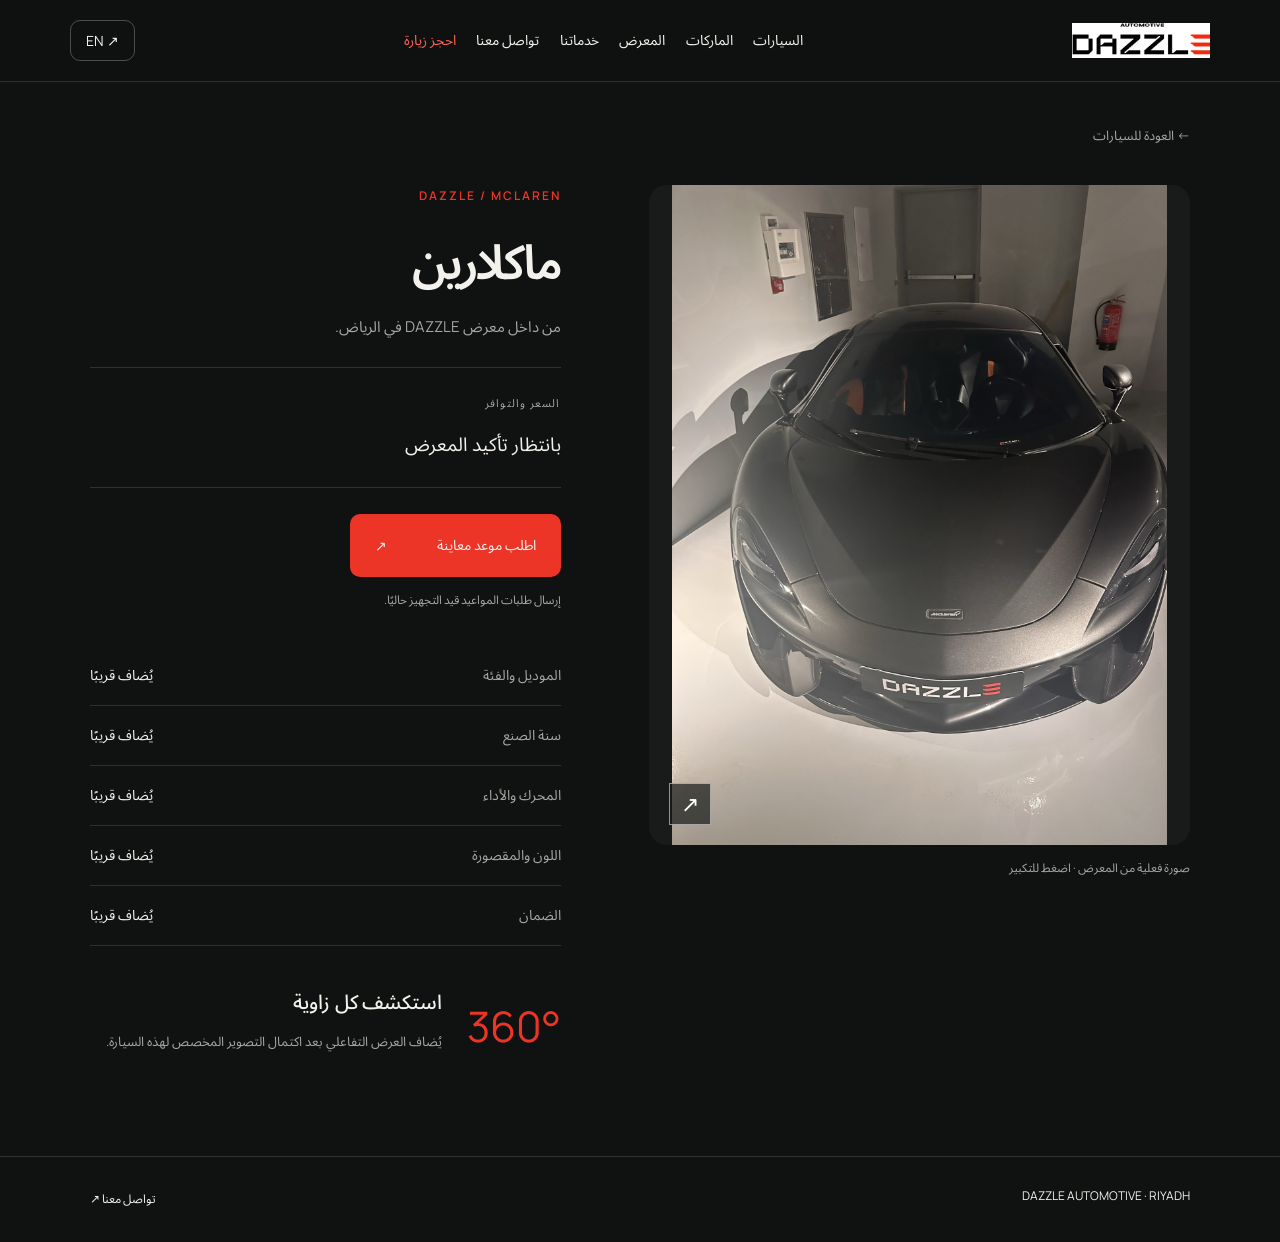
<file: mclaren.html>
<!doctype html><html lang="ar" dir="rtl"><head><meta charset="UTF-8"><meta name="viewport" content="width=device-width,initial-scale=1"><meta name="theme-color" content="#101111"><title>McLaren | DAZZLE</title><link rel="icon" href="favicon.svg"><link rel="stylesheet" href="style.css?v=hero-2"></head><body><header><a href="index.html#home" class="brand" aria-label="DAZZLE home"><span class="brand-logo"><img src="assets/logo.jpg" alt="DAZZLE Automotive"></span></a><nav aria-label="التنقل الرئيسي"><a href="index.html#collection" data-ar="السيارات" data-en="The collection">السيارات</a><a href="index.html#marques" data-ar="الماركات" data-en="Marques">الماركات</a><a href="index.html#showroom" data-ar="المعرض" data-en="The showroom">المعرض</a><a href="index.html#services" data-ar="خدماتنا" data-en="Our services">خدماتنا</a><a href="index.html#contact" data-ar="تواصل معنا" data-en="Contact">تواصل معنا</a><a href="index.html#appointment" class="nav-book" data-ar="احجز زيارة" data-en="Book a visit">احجز زيارة</a></nav><button id="language" class="language" aria-label="Switch to English">EN <span>↗</span></button></header><main class="vehicle-page"><a class="vehicle-back" href="index.html#collection"><span  data-ar="← العودة للسيارات" data-en="← Back to collection">← العودة للسيارات</span></a><div class="vehicle-layout"><div class="vehicle-visual"><button id="open-photo" class="vehicle-photo"><img src="assets/mclaren-interior.jpg" alt="ماكلارين — DAZZLE"><span class="image-action" aria-hidden="true">↗</span></button><p class=photo-caption data-ar="صورة فعلية من المعرض · اضغط للتكبير" data-en="Actual showroom photo · Click to enlarge">صورة فعلية من المعرض · اضغط للتكبير</p></div><div class="vehicle-info"><p class="eyebrow">DAZZLE / MCLAREN</p><h1  data-ar="ماكلارين" data-en="McLaren">ماكلارين</h1><p class=muted data-ar="من داخل معرض DAZZLE في الرياض." data-en="From the DAZZLE showroom in Riyadh.">من داخل معرض DAZZLE في الرياض.</p><div class="vehicle-price"><span class=small data-ar="السعر والتوافر" data-en="PRICE &amp; AVAILABILITY">السعر والتوافر</span><p  data-ar="بانتظار تأكيد المعرض" data-en="Awaiting showroom confirmation">بانتظار تأكيد المعرض</p></div><a class="button primary" href="index.html?vehicle=mclaren#appointment"><span  data-ar="اطلب موعد معاينة" data-en="Request a viewing">اطلب موعد معاينة</span><span>↗</span></a><p class=vehicle-notice data-ar="إرسال طلبات المواعيد قيد التجهيز حاليًا." data-en="Appointment request delivery is currently being prepared.">إرسال طلبات المواعيد قيد التجهيز حاليًا.</p><dl class="vehicle-specs"><div><dt  data-ar="الموديل والفئة" data-en="Model &amp; trim">الموديل والفئة</dt><dd  data-ar="يُضاف قريبًا" data-en="Coming soon">يُضاف قريبًا</dd></div><div><dt  data-ar="سنة الصنع" data-en="Model year">سنة الصنع</dt><dd  data-ar="يُضاف قريبًا" data-en="Coming soon">يُضاف قريبًا</dd></div><div><dt  data-ar="المحرك والأداء" data-en="Engine &amp; performance">المحرك والأداء</dt><dd  data-ar="يُضاف قريبًا" data-en="Coming soon">يُضاف قريبًا</dd></div><div><dt  data-ar="اللون والمقصورة" data-en="Exterior &amp; interior">اللون والمقصورة</dt><dd  data-ar="يُضاف قريبًا" data-en="Coming soon">يُضاف قريبًا</dd></div><div><dt  data-ar="الضمان" data-en="Warranty">الضمان</dt><dd  data-ar="يُضاف قريبًا" data-en="Coming soon">يُضاف قريبًا</dd></div></dl><div class="vehicle-360"><span>360°</span><div><h2  data-ar="استكشف كل زاوية" data-en="Explore every angle">استكشف كل زاوية</h2><p  data-ar="يُضاف العرض التفاعلي بعد اكتمال التصوير المخصص لهذه السيارة." data-en="Interactive viewing will be added once dedicated photography is available.">يُضاف العرض التفاعلي بعد اكتمال التصوير المخصص لهذه السيارة.</p></div></div></div></div></main><footer class="vehicle-footer"><span>DAZZLE AUTOMOTIVE · RIYADH</span><a href="index.html#contact"><span  data-ar="تواصل معنا ↗" data-en="Contact us ↗">تواصل معنا ↗</span></a></footer><dialog id="vehicle-gallery"><button class="close" aria-label="إغلاق / Close">×</button><img src="assets/mclaren-interior.jpg" alt="ماكلارين — DAZZLE"></dialog><script src="vehicle.js"></script></body></html>
</file>
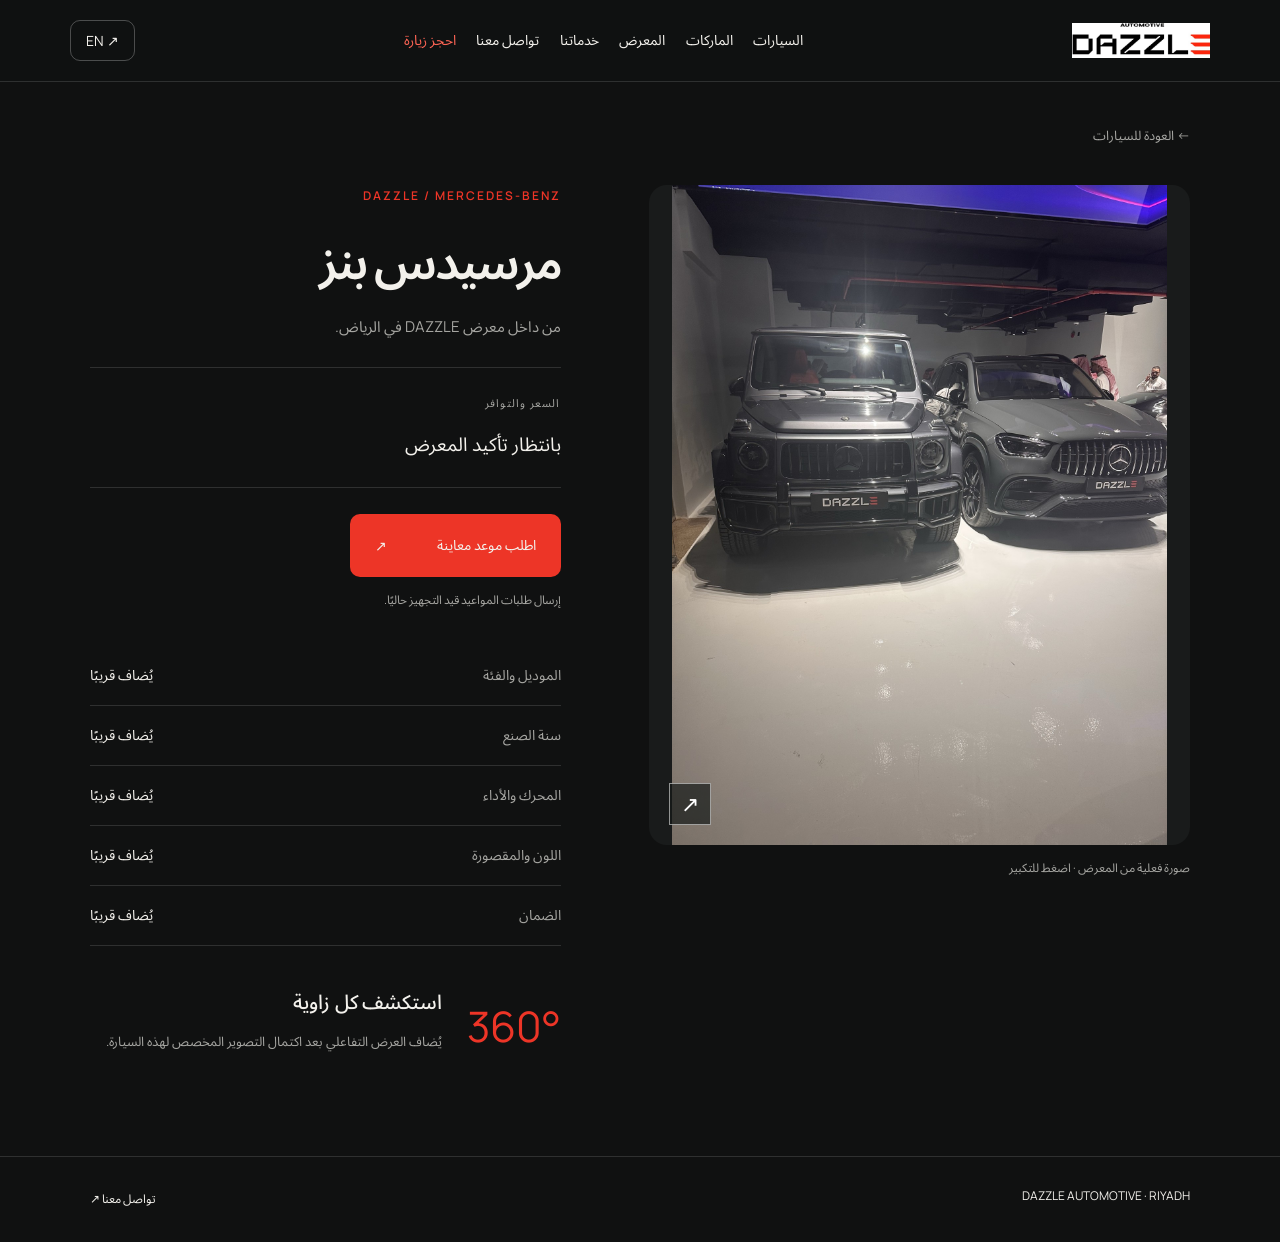
<file: mercedes.html>
<!doctype html><html lang="ar" dir="rtl"><head><meta charset="UTF-8"><meta name="viewport" content="width=device-width,initial-scale=1"><meta name="theme-color" content="#101111"><title>Mercedes-Benz | DAZZLE</title><link rel="icon" href="favicon.svg"><link rel="stylesheet" href="style.css?v=hero-2"></head><body><header><a href="index.html#home" class="brand" aria-label="DAZZLE home"><span class="brand-logo"><img src="assets/logo.jpg" alt="DAZZLE Automotive"></span></a><nav aria-label="التنقل الرئيسي"><a href="index.html#collection" data-ar="السيارات" data-en="The collection">السيارات</a><a href="index.html#marques" data-ar="الماركات" data-en="Marques">الماركات</a><a href="index.html#showroom" data-ar="المعرض" data-en="The showroom">المعرض</a><a href="index.html#services" data-ar="خدماتنا" data-en="Our services">خدماتنا</a><a href="index.html#contact" data-ar="تواصل معنا" data-en="Contact">تواصل معنا</a><a href="index.html#appointment" class="nav-book" data-ar="احجز زيارة" data-en="Book a visit">احجز زيارة</a></nav><button id="language" class="language" aria-label="Switch to English">EN <span>↗</span></button></header><main class="vehicle-page"><a class="vehicle-back" href="index.html#collection"><span  data-ar="← العودة للسيارات" data-en="← Back to collection">← العودة للسيارات</span></a><div class="vehicle-layout"><div class="vehicle-visual"><button id="open-photo" class="vehicle-photo"><img src="assets/mercedes-interior.jpg" alt="مرسيدس بنز داخل معرض DAZZLE"><span class="image-action" aria-hidden="true">↗</span></button><p class=photo-caption data-ar="صورة فعلية من المعرض · اضغط للتكبير" data-en="Actual showroom photo · Click to enlarge">صورة فعلية من المعرض · اضغط للتكبير</p></div><div class="vehicle-info"><p class="eyebrow">DAZZLE / MERCEDES-BENZ</p><h1  data-ar="مرسيدس بنز" data-en="Mercedes-Benz">مرسيدس بنز</h1><p class=muted data-ar="من داخل معرض DAZZLE في الرياض." data-en="From the DAZZLE showroom in Riyadh.">من داخل معرض DAZZLE في الرياض.</p><div class="vehicle-price"><span class=small data-ar="السعر والتوافر" data-en="PRICE &amp; AVAILABILITY">السعر والتوافر</span><p  data-ar="بانتظار تأكيد المعرض" data-en="Awaiting showroom confirmation">بانتظار تأكيد المعرض</p></div><a class="button primary" href="index.html?vehicle=mercedes#appointment"><span  data-ar="اطلب موعد معاينة" data-en="Request a viewing">اطلب موعد معاينة</span><span>↗</span></a><p class=vehicle-notice data-ar="إرسال طلبات المواعيد قيد التجهيز حاليًا." data-en="Appointment request delivery is currently being prepared.">إرسال طلبات المواعيد قيد التجهيز حاليًا.</p><dl class="vehicle-specs"><div><dt  data-ar="الموديل والفئة" data-en="Model &amp; trim">الموديل والفئة</dt><dd  data-ar="يُضاف قريبًا" data-en="Coming soon">يُضاف قريبًا</dd></div><div><dt  data-ar="سنة الصنع" data-en="Model year">سنة الصنع</dt><dd  data-ar="يُضاف قريبًا" data-en="Coming soon">يُضاف قريبًا</dd></div><div><dt  data-ar="المحرك والأداء" data-en="Engine &amp; performance">المحرك والأداء</dt><dd  data-ar="يُضاف قريبًا" data-en="Coming soon">يُضاف قريبًا</dd></div><div><dt  data-ar="اللون والمقصورة" data-en="Exterior &amp; interior">اللون والمقصورة</dt><dd  data-ar="يُضاف قريبًا" data-en="Coming soon">يُضاف قريبًا</dd></div><div><dt  data-ar="الضمان" data-en="Warranty">الضمان</dt><dd  data-ar="يُضاف قريبًا" data-en="Coming soon">يُضاف قريبًا</dd></div></dl><div class="vehicle-360"><span>360°</span><div><h2  data-ar="استكشف كل زاوية" data-en="Explore every angle">استكشف كل زاوية</h2><p  data-ar="يُضاف العرض التفاعلي بعد اكتمال التصوير المخصص لهذه السيارة." data-en="Interactive viewing will be added once dedicated photography is available.">يُضاف العرض التفاعلي بعد اكتمال التصوير المخصص لهذه السيارة.</p></div></div></div></div></main><footer class="vehicle-footer"><span>DAZZLE AUTOMOTIVE · RIYADH</span><a href="index.html#contact"><span  data-ar="تواصل معنا ↗" data-en="Contact us ↗">تواصل معنا ↗</span></a></footer><dialog id="vehicle-gallery"><button class="close" aria-label="إغلاق / Close">×</button><img src="assets/mercedes-interior.jpg" alt="مرسيدس بنز داخل معرض DAZZLE"></dialog><script src="vehicle.js"></script></body></html>
</file>
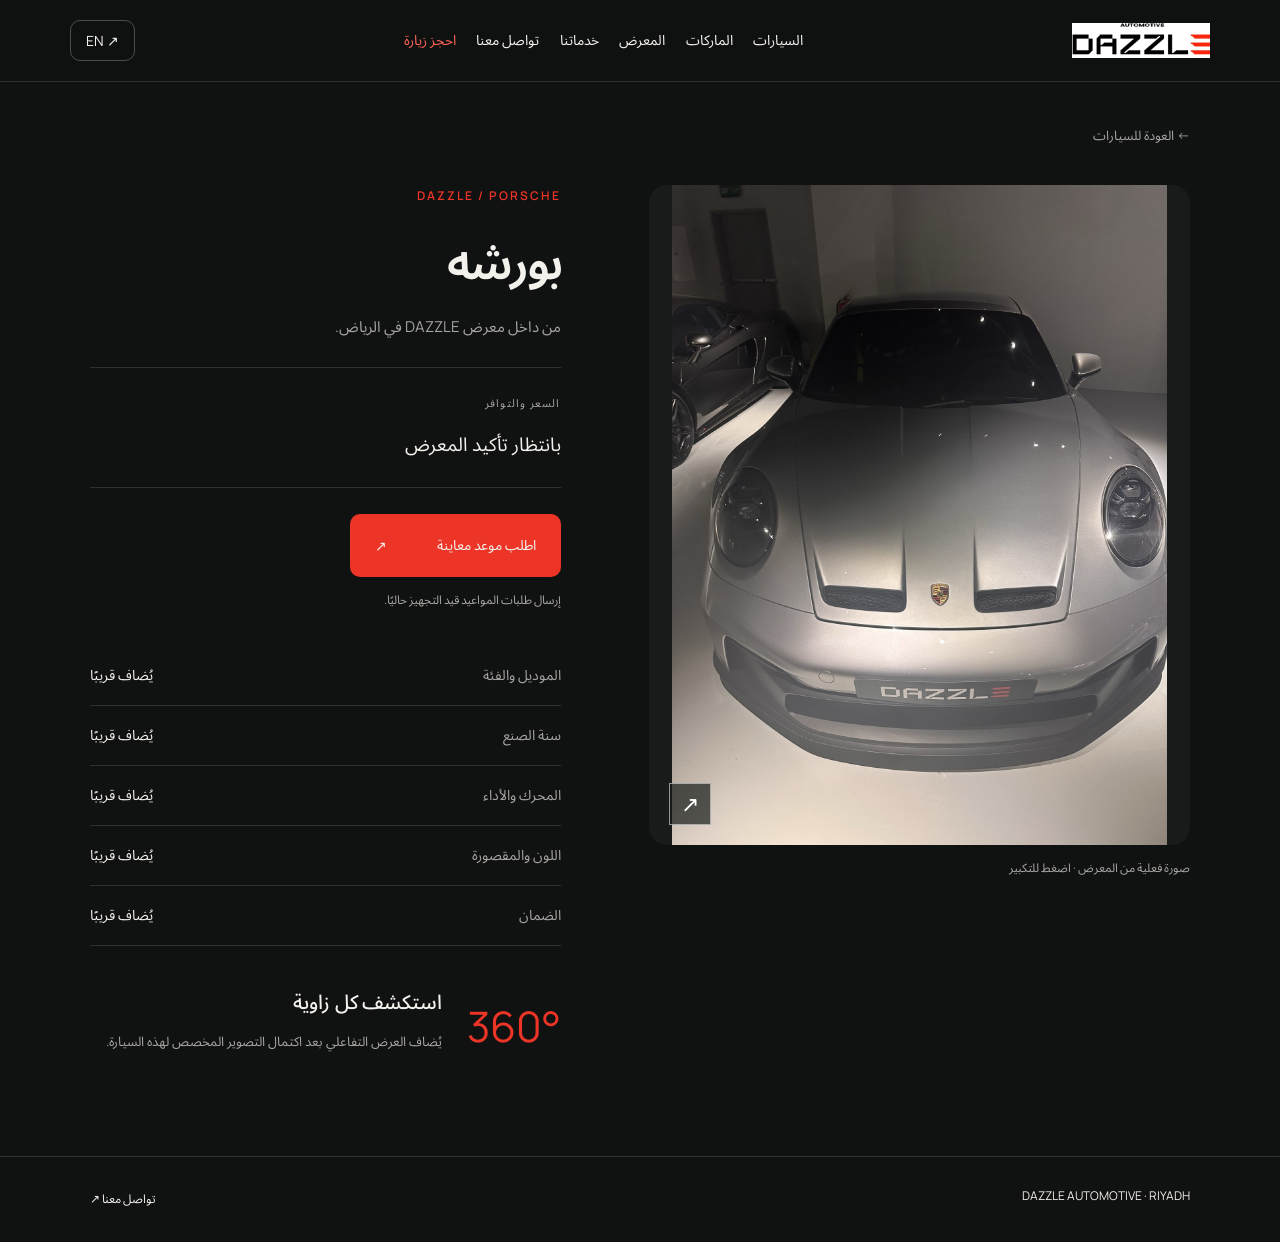
<file: porsche.html>
<!doctype html><html lang="ar" dir="rtl"><head><meta charset="UTF-8"><meta name="viewport" content="width=device-width,initial-scale=1"><meta name="theme-color" content="#101111"><title>Porsche | DAZZLE</title><link rel="icon" href="favicon.svg"><link rel="stylesheet" href="style.css?v=hero-2"></head><body><header><a href="index.html#home" class="brand" aria-label="DAZZLE home"><span class="brand-logo"><img src="assets/logo.jpg" alt="DAZZLE Automotive"></span></a><nav aria-label="التنقل الرئيسي"><a href="index.html#collection" data-ar="السيارات" data-en="The collection">السيارات</a><a href="index.html#marques" data-ar="الماركات" data-en="Marques">الماركات</a><a href="index.html#showroom" data-ar="المعرض" data-en="The showroom">المعرض</a><a href="index.html#services" data-ar="خدماتنا" data-en="Our services">خدماتنا</a><a href="index.html#contact" data-ar="تواصل معنا" data-en="Contact">تواصل معنا</a><a href="index.html#appointment" class="nav-book" data-ar="احجز زيارة" data-en="Book a visit">احجز زيارة</a></nav><button id="language" class="language" aria-label="Switch to English">EN <span>↗</span></button></header><main class="vehicle-page"><a class="vehicle-back" href="index.html#collection"><span  data-ar="← العودة للسيارات" data-en="← Back to collection">← العودة للسيارات</span></a><div class="vehicle-layout"><div class="vehicle-visual"><button id="open-photo" class="vehicle-photo"><img src="assets/porsche-interior.jpg" alt="بورشه — DAZZLE"><span class="image-action" aria-hidden="true">↗</span></button><p class=photo-caption data-ar="صورة فعلية من المعرض · اضغط للتكبير" data-en="Actual showroom photo · Click to enlarge">صورة فعلية من المعرض · اضغط للتكبير</p></div><div class="vehicle-info"><p class="eyebrow">DAZZLE / PORSCHE</p><h1  data-ar="بورشه" data-en="Porsche">بورشه</h1><p class=muted data-ar="من داخل معرض DAZZLE في الرياض." data-en="From the DAZZLE showroom in Riyadh.">من داخل معرض DAZZLE في الرياض.</p><div class="vehicle-price"><span class=small data-ar="السعر والتوافر" data-en="PRICE &amp; AVAILABILITY">السعر والتوافر</span><p  data-ar="بانتظار تأكيد المعرض" data-en="Awaiting showroom confirmation">بانتظار تأكيد المعرض</p></div><a class="button primary" href="index.html?vehicle=porsche#appointment"><span  data-ar="اطلب موعد معاينة" data-en="Request a viewing">اطلب موعد معاينة</span><span>↗</span></a><p class=vehicle-notice data-ar="إرسال طلبات المواعيد قيد التجهيز حاليًا." data-en="Appointment request delivery is currently being prepared.">إرسال طلبات المواعيد قيد التجهيز حاليًا.</p><dl class="vehicle-specs"><div><dt  data-ar="الموديل والفئة" data-en="Model &amp; trim">الموديل والفئة</dt><dd  data-ar="يُضاف قريبًا" data-en="Coming soon">يُضاف قريبًا</dd></div><div><dt  data-ar="سنة الصنع" data-en="Model year">سنة الصنع</dt><dd  data-ar="يُضاف قريبًا" data-en="Coming soon">يُضاف قريبًا</dd></div><div><dt  data-ar="المحرك والأداء" data-en="Engine &amp; performance">المحرك والأداء</dt><dd  data-ar="يُضاف قريبًا" data-en="Coming soon">يُضاف قريبًا</dd></div><div><dt  data-ar="اللون والمقصورة" data-en="Exterior &amp; interior">اللون والمقصورة</dt><dd  data-ar="يُضاف قريبًا" data-en="Coming soon">يُضاف قريبًا</dd></div><div><dt  data-ar="الضمان" data-en="Warranty">الضمان</dt><dd  data-ar="يُضاف قريبًا" data-en="Coming soon">يُضاف قريبًا</dd></div></dl><div class="vehicle-360"><span>360°</span><div><h2  data-ar="استكشف كل زاوية" data-en="Explore every angle">استكشف كل زاوية</h2><p  data-ar="يُضاف العرض التفاعلي بعد اكتمال التصوير المخصص لهذه السيارة." data-en="Interactive viewing will be added once dedicated photography is available.">يُضاف العرض التفاعلي بعد اكتمال التصوير المخصص لهذه السيارة.</p></div></div></div></div></main><footer class="vehicle-footer"><span>DAZZLE AUTOMOTIVE · RIYADH</span><a href="index.html#contact"><span  data-ar="تواصل معنا ↗" data-en="Contact us ↗">تواصل معنا ↗</span></a></footer><dialog id="vehicle-gallery"><button class="close" aria-label="إغلاق / Close">×</button><img src="assets/porsche-interior.jpg" alt="بورشه — DAZZLE"></dialog><script src="vehicle.js"></script></body></html>
</file>
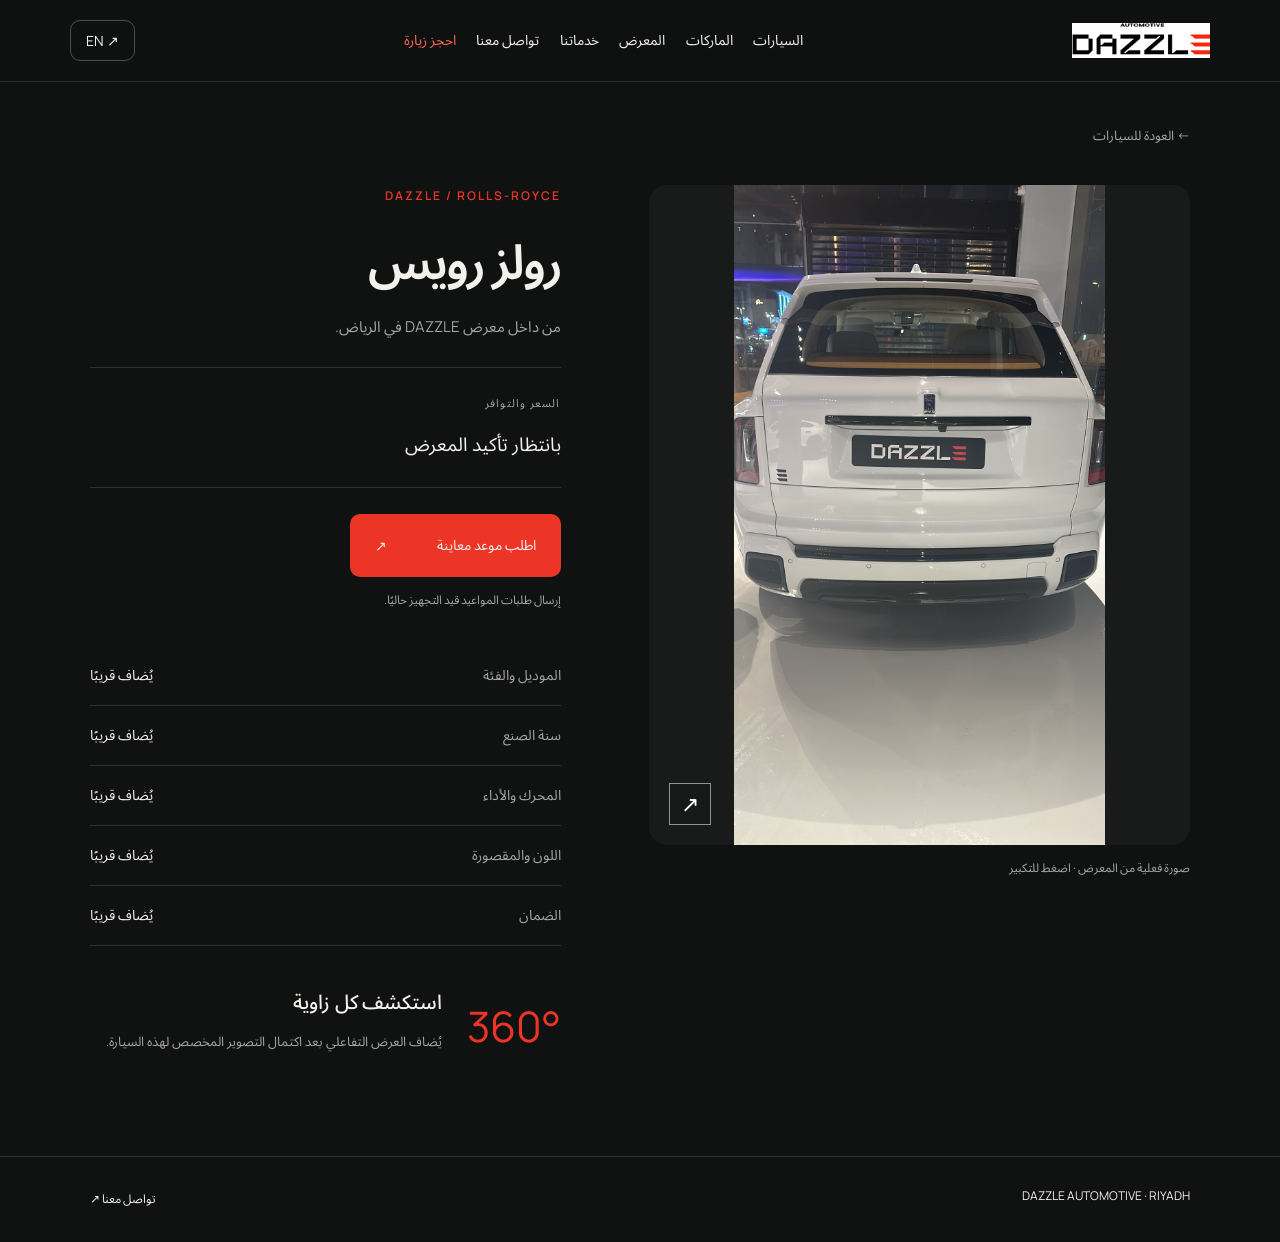
<file: rolls-royce.html>
<!doctype html><html lang="ar" dir="rtl"><head><meta charset="UTF-8"><meta name="viewport" content="width=device-width,initial-scale=1"><meta name="theme-color" content="#101111"><title>Rolls-Royce | DAZZLE</title><link rel="icon" href="favicon.svg"><link rel="stylesheet" href="style.css?v=hero-2"></head><body><header><a href="index.html#home" class="brand" aria-label="DAZZLE home"><span class="brand-logo"><img src="assets/logo.jpg" alt="DAZZLE Automotive"></span></a><nav aria-label="التنقل الرئيسي"><a href="index.html#collection" data-ar="السيارات" data-en="The collection">السيارات</a><a href="index.html#marques" data-ar="الماركات" data-en="Marques">الماركات</a><a href="index.html#showroom" data-ar="المعرض" data-en="The showroom">المعرض</a><a href="index.html#services" data-ar="خدماتنا" data-en="Our services">خدماتنا</a><a href="index.html#contact" data-ar="تواصل معنا" data-en="Contact">تواصل معنا</a><a href="index.html#appointment" class="nav-book" data-ar="احجز زيارة" data-en="Book a visit">احجز زيارة</a></nav><button id="language" class="language" aria-label="Switch to English">EN <span>↗</span></button></header><main class="vehicle-page"><a class="vehicle-back" href="index.html#collection"><span  data-ar="← العودة للسيارات" data-en="← Back to collection">← العودة للسيارات</span></a><div class="vehicle-layout"><div class="vehicle-visual"><button id="open-photo" class="vehicle-photo"><img src="assets/rolls-royce.jpg" alt="رولز رويس — DAZZLE"><span class="image-action" aria-hidden="true">↗</span></button><p class=photo-caption data-ar="صورة فعلية من المعرض · اضغط للتكبير" data-en="Actual showroom photo · Click to enlarge">صورة فعلية من المعرض · اضغط للتكبير</p></div><div class="vehicle-info"><p class="eyebrow">DAZZLE / ROLLS-ROYCE</p><h1  data-ar="رولز رويس" data-en="Rolls-Royce">رولز رويس</h1><p class=muted data-ar="من داخل معرض DAZZLE في الرياض." data-en="From the DAZZLE showroom in Riyadh.">من داخل معرض DAZZLE في الرياض.</p><div class="vehicle-price"><span class=small data-ar="السعر والتوافر" data-en="PRICE &amp; AVAILABILITY">السعر والتوافر</span><p  data-ar="بانتظار تأكيد المعرض" data-en="Awaiting showroom confirmation">بانتظار تأكيد المعرض</p></div><a class="button primary" href="index.html?vehicle=rolls-royce#appointment"><span  data-ar="اطلب موعد معاينة" data-en="Request a viewing">اطلب موعد معاينة</span><span>↗</span></a><p class=vehicle-notice data-ar="إرسال طلبات المواعيد قيد التجهيز حاليًا." data-en="Appointment request delivery is currently being prepared.">إرسال طلبات المواعيد قيد التجهيز حاليًا.</p><dl class="vehicle-specs"><div><dt  data-ar="الموديل والفئة" data-en="Model &amp; trim">الموديل والفئة</dt><dd  data-ar="يُضاف قريبًا" data-en="Coming soon">يُضاف قريبًا</dd></div><div><dt  data-ar="سنة الصنع" data-en="Model year">سنة الصنع</dt><dd  data-ar="يُضاف قريبًا" data-en="Coming soon">يُضاف قريبًا</dd></div><div><dt  data-ar="المحرك والأداء" data-en="Engine &amp; performance">المحرك والأداء</dt><dd  data-ar="يُضاف قريبًا" data-en="Coming soon">يُضاف قريبًا</dd></div><div><dt  data-ar="اللون والمقصورة" data-en="Exterior &amp; interior">اللون والمقصورة</dt><dd  data-ar="يُضاف قريبًا" data-en="Coming soon">يُضاف قريبًا</dd></div><div><dt  data-ar="الضمان" data-en="Warranty">الضمان</dt><dd  data-ar="يُضاف قريبًا" data-en="Coming soon">يُضاف قريبًا</dd></div></dl><div class="vehicle-360"><span>360°</span><div><h2  data-ar="استكشف كل زاوية" data-en="Explore every angle">استكشف كل زاوية</h2><p  data-ar="يُضاف العرض التفاعلي بعد اكتمال التصوير المخصص لهذه السيارة." data-en="Interactive viewing will be added once dedicated photography is available.">يُضاف العرض التفاعلي بعد اكتمال التصوير المخصص لهذه السيارة.</p></div></div></div></div></main><footer class="vehicle-footer"><span>DAZZLE AUTOMOTIVE · RIYADH</span><a href="index.html#contact"><span  data-ar="تواصل معنا ↗" data-en="Contact us ↗">تواصل معنا ↗</span></a></footer><dialog id="vehicle-gallery"><button class="close" aria-label="إغلاق / Close">×</button><img src="assets/rolls-royce.jpg" alt="رولز رويس — DAZZLE"></dialog><script src="vehicle.js"></script></body></html>
</file>
<file: style.css>
@import url('https://fonts.googleapis.com/css2?family=Cormorant+Garamond:wght@400;500&family=Manrope:wght@400;500;600&family=Noto+Naskh+Arabic:wght@400;500&family=Noto+Sans+Arabic:wght@400;500;600&display=swap');
:root{color-scheme:dark;--bg:#151918;--text:#eae8e0;--muted:#a0a69e;--accent:#b7a88c;--line:#ffffff20;--red:#b7a88c}*{box-sizing:border-box}html{scroll-behavior:smooth;scroll-padding-top:100px}body{margin:0;background:var(--bg);color:var(--text);font:16px 'Manrope','Noto Sans Arabic',sans-serif}a{color:inherit;text-decoration:none}button,input,textarea{font:inherit}button{color:inherit;cursor:pointer}a,button{-webkit-tap-highlight-color:transparent}a:focus-visible,button:focus-visible{outline:2px solid var(--accent);outline-offset:5px}header{height:92px;display:flex;align-items:center;justify-content:space-between;padding:0 5%;gap:28px;position:sticky;top:0;z-index:20;background:#151918f5;border-bottom:1px solid var(--line);backdrop-filter:blur(14px)}.brand{display:block;flex-shrink:0}.brand-logo{display:block;position:relative;overflow:hidden;width:150px;height:38px;background:#fff}.brand-logo img{position:absolute;width:178px;height:178px;max-width:none;left:-13px;top:-69px}nav{display:flex;gap:25px;align-items:center}nav a{font-size:12px;white-space:nowrap;padding-block:10px;position:relative}nav a:after{content:'';position:absolute;inset-inline:0;bottom:0;height:1px;background:var(--accent);transform:scaleX(0);transition:transform .3s}nav a:hover:after,nav a[aria-current]:after{transform:scaleX(1)}.nav-book{border-bottom:1px solid var(--accent)}.language{background:transparent;border:0;direction:ltr;font-size:12px;padding:10px}.language span{margin-left:10px;color:var(--accent)}.hero{height:calc(100svh - 92px);min-height:680px;max-height:1000px;position:relative;display:flex;align-items:center;isolation:isolate}.hero-photo{position:absolute;inset-block:25px 55px;inset-inline-start:48%;inset-inline-end:3%;overflow:hidden}.hero-photo img{width:100%;height:100%;object-fit:cover;object-position:50% 40%;filter:brightness(.84) saturate(.75)}.hero-shade{position:absolute;inset-block:25px 55px;inset-inline-start:48%;inset-inline-end:3%;background:linear-gradient(0deg,#080b0950,transparent 40%);pointer-events:none}.hero-content{width:48%;padding:0 7% 40px 4%}.eyebrow{font-size:11px;font-weight:500;letter-spacing:2.4px;color:var(--accent);margin:0 0 25px;line-height:1.8}.hero .eyebrow{display:flex;gap:12px}.hero .eyebrow>span:first-child{display:none}h1,h2{font-family:'Noto Naskh Arabic',serif;font-weight:400;margin:0;line-height:1.28}h1{font-size:clamp(55px,5.3vw,92px);letter-spacing:-1px}html[lang=en] h1,html[lang=en] h2{font-family:'Cormorant Garamond',serif;font-weight:400;line-height:1.02;letter-spacing:-1px}html[lang=en] h1{font-size:clamp(55px,5.7vw,94px)}.hero-description{font-size:15px;line-height:2;color:var(--muted);margin:28px 0 35px}.button{display:inline-flex;align-items:center;justify-content:space-between;gap:35px;padding:17px 24px;font-size:13px;border:1px solid var(--accent);transition:background .25s,transform .25s}.primary{background:var(--accent);color:#151918}.button:not(:disabled):hover{background:#cec1a7;transform:translateY(-2px)}.arrow{font-size:22px}.hero-appointment{display:block;width:fit-content;font-size:12px;margin-top:23px;padding-bottom:5px;border-bottom:1px solid #a8a58d70;color:var(--muted)}.hero-bottom{position:absolute;bottom:17px;inset-inline:7% 3%;display:flex;justify-content:space-between;gap:20px;font-size:10px;letter-spacing:1px;color:var(--muted)}.vertical{position:absolute;inset-inline-end:14px;top:35%;writing-mode:vertical-rl;font-size:9px;letter-spacing:3px;color:#babdb7}.section{padding:110px 8%}.section-top{display:flex;justify-content:space-between;align-items:end;gap:50px;margin-bottom:50px}h2{font-size:clamp(38px,4vw,64px)}.muted{color:var(--muted);font-size:14px;line-height:2;max-width:360px;margin:0}.collection{background:#e9e7df;color:#252b28;--muted:#626a63;--line:#1d29262a;--accent:#7e6e52}.collection .section-top{max-width:1100px;margin-inline:auto}.cars{display:grid;grid-template-columns:1.2fr 1fr;gap:7%;align-items:start}.car-card{border:0;background:none;padding:0;text-align:start}.car-card:nth-child(2){margin-top:115px}.car-image{position:relative;height:540px;overflow:hidden;background:#d5d5ce}.car-image img{width:100%;height:100%;object-fit:cover;transition:transform 1s cubic-bezier(.2,.7,.3,1)}.porsche img{object-position:center 40%}.rolls img{object-position:center 40%}.car-card:hover img{transform:scale(1.035)}.image-action{position:absolute;bottom:20px;inset-inline-end:20px;width:45px;height:45px;border:1px solid #fff8;border-radius:50%;display:grid;place-items:center;background:#151918b0;color:white;font-size:22px}.car-meta{display:flex;justify-content:space-between;align-items:center;gap:20px;padding:25px 0;border-bottom:1px solid var(--line)}.small{font-size:10px;letter-spacing:2px;color:var(--muted)}h3{font-size:20px;font-weight:400;margin:9px 0 0}.showroom{display:grid;grid-template-columns:.9fr 1fr;gap:12%;align-items:center;background:#202622}.showroom h2{margin-bottom:30px}.showroom-copy{max-width:430px}.location{display:flex;gap:20px;border-top:1px solid var(--line);padding-top:25px;margin-top:40px;font-size:14px;align-items:center}.location small{font-size:12px;color:var(--muted)}.red{color:var(--accent)}.video-wrap{max-width:100%}.video-wrap video{display:block;width:100%;height:570px;object-fit:contain;background:#101310}.video-caption{display:flex;justify-content:space-between;font-size:10px;letter-spacing:1.5px;margin:18px 0}.video-tabs{display:flex;gap:12px}.video-tabs button{padding:12px 0;margin-inline-end:12px;font-size:12px;border:0;border-bottom:1px solid transparent;background:none;color:var(--muted);transition:color .25s}.video-tabs button.active{color:var(--text);border-color:var(--accent)}.marques-section{padding-block:65px;background:#151918}.marques-section .section-top{display:block;text-align:center;margin-bottom:40px}.marques-section .muted{display:none}.marques-section h2{font-size:38px}.marques-section .eyebrow{font-size:10px;margin-bottom:13px}.marques-grid{display:flex;flex-wrap:wrap;justify-content:center;gap:22px 35px;max-width:1100px;margin:auto}.marque-card{flex:0 0 calc(20% - 35px);text-align:center;padding:5px}.marque-logo{height:105px;display:flex;align-items:center;justify-content:center}.marque-logo img{width:180px;height:100px;max-width:100%;object-fit:contain;transition:transform .4s}.marque-card:hover img{transform:translateY(-4px)}.marque-logo img[src$="bentley.png"],.marque-logo img[src$="porsche.png"],.marque-logo img[src$="aston-martin.png"],.marque-logo img[src$="koenigsegg.png"]{filter:drop-shadow(.65px 0 0 #bfc3bf) drop-shadow(-.65px 0 0 #bfc3bf)}.marque-name{font-size:12px;color:var(--muted);margin-top:15px}.marques-note{text-align:center;font-size:11px;line-height:1.8;color:#929b91;margin:35px 0 0}.experience{border-block:1px solid var(--line);display:grid;grid-template-columns:1fr 1fr;gap:10%;align-items:center;background:#191e1b}.experience-number{direction:ltr;font-family:'Cormorant Garamond',serif;font-size:clamp(140px,20vw,290px);font-weight:400;color:#b7a88c;line-height:1;text-align:center;letter-spacing:-10px}.experience-number span{font-size:.65em;vertical-align:top;line-height:1.3}.experience-copy h2{margin:15px 0 22px}.coming{font-size:10px;letter-spacing:2px;color:var(--accent);border-bottom:1px solid var(--accent);padding-bottom:6px}.contact-section,.appointment-section{display:grid;grid-template-columns:1fr 1.1fr;gap:12%}.contact-section h2,.appointment-section h2{margin-bottom:28px}.contact-list{align-self:center}.contact-row{display:flex;align-items:center;justify-content:space-between;gap:25px;padding:24px 0;border-bottom:1px solid var(--line);font-size:13px}.contact-row>span:first-child{color:var(--muted)}.contact-row strong{font-weight:400;transition:color .2s}.contact-row:hover strong{color:var(--accent)}.contact-row .muted{font-size:13px}.appointment-section{background:#e9e7df;color:#252b28;--muted:#626a63;--line:#1d29262a;--accent:#7e6e52;color-scheme:light}.appointment-intro{max-width:400px}.booking-notice{border-inline-start:1px solid var(--accent);padding-inline-start:18px;font-size:12px;line-height:1.9;margin:30px 0;color:var(--muted)}.form-grid{display:grid;grid-template-columns:1fr 1fr;gap:26px 22px}.form-grid label{display:flex;flex-direction:column;gap:10px;font-size:13px}.form-grid input,.form-grid textarea{width:100%;min-width:0;border:0;border-bottom:1px solid #7f887b;background:#dedfd650;color:#252b28;padding:13px 10px;border-radius:0;font-size:16px;min-height:48px;transition:background .2s}.form-grid input:focus,.form-grid textarea:focus{outline:1px solid var(--accent);background:#f8f7f0}.form-grid textarea{resize:vertical}.full-width{grid-column:1/-1}.form-privacy{color:var(--muted);font-size:12px;line-height:1.8;margin:24px 0}.button:disabled{opacity:.6;cursor:not-allowed;background:#d3d4ca;color:#4d554d;border-color:#a3aa9f}#booking-status{font-size:14px}.footer-top{display:flex;justify-content:space-between;align-items:center;gap:35px;margin-bottom:50px}.footer-top p{font-size:14px;line-height:2;color:var(--muted)}footer{padding:65px 8% 25px}.social{font-size:12px;direction:ltr}.social span{margin-left:35px;color:var(--accent)}.social small{display:block;margin-top:12px;color:var(--muted)}.footer-bottom{display:flex;justify-content:space-between;gap:20px;border-top:1px solid var(--line);padding-top:25px;font-size:10px;letter-spacing:1px;color:var(--muted)}dialog{background:#151918;border:1px solid #787d73;color:white;max-width:94vw;max-height:94svh;padding:45px 20px 15px;text-align:center}dialog::backdrop{background:#080b09ed}dialog img{max-width:85vw;max-height:72svh;object-fit:contain}dialog p{font-size:14px}.close{position:absolute;right:10px;top:5px;border:0;background:none;font-size:28px}.modal-open{overflow:hidden}dialog[open]{animation:dialog-in .25s ease-out}@keyframes dialog-in{from{opacity:0;transform:translateY(10px)}to{opacity:1;transform:translateY(0)}}
@media(min-width:1600px){.hero-content{padding-inline-start:9%}.section{padding-inline:12%}}
@media(max-width:1100px){header{gap:15px;padding-inline:3%}nav{gap:15px}nav a{font-size:11px}.brand-logo{width:130px;height:35px}.brand-logo img{width:156px;height:156px;top:-60px;left:-12px}.hero-content{padding-inline-start:5%;padding-inline-end:3%}h1{font-size:63px}.car-image{height:450px}}
@media(max-width:800px){html{scroll-padding-top:132px}header{height:auto;min-height:105px;padding:16px 5% 10px;flex-wrap:wrap;backdrop-filter:none;background:#151918}nav{order:3;width:100%;overflow:auto;gap:23px;padding-bottom:2px}nav a{font-size:12px}.hero{height:auto;min-height:0;display:flex;flex-direction:column;padding-bottom:55px}.hero-content{width:100%;padding:55px 7% 40px}.hero-photo{position:relative;inset:auto;width:86%;height:470px;order:2}.hero-shade{display:none}.hero h1{font-size:64px}.hero-description{margin-block:20px 26px}.hero-content .eyebrow{margin-bottom:18px}.hero-appointment{display:inline-block;margin-inline-start:22px}.hero-bottom{inset-inline:7%;bottom:17px;font-size:9px}.vertical{display:none}.section{padding:65px 7%}.section-top{display:block;margin-bottom:30px}.section-top .muted{margin-top:20px}.cars{gap:6%}.car-card:nth-child(2){margin-top:70px}.car-image{height:350px}.car-meta{display:block}.car-meta>.small{display:block;margin-top:13px}.showroom{gap:45px;grid-template-columns:1fr}.showroom-copy{max-width:100%}.video-wrap video{height:500px}.marques-grid{gap:22px 15px}.marque-card{flex-basis:calc(33.333% - 15px)}.marque-logo{height:86px}.marque-logo img{height:82px;width:150px}.experience{gap:30px;grid-template-columns:1fr}.experience-number{font-size:170px;grid-row:2;letter-spacing:-5px}.experience-copy{max-width:500px}.contact-section,.appointment-section{grid-template-columns:1fr;gap:40px}.footer-top{flex-wrap:wrap}.footer-bottom{flex-wrap:wrap}}
@media(max-width:520px){.hero-content{padding-top:38px}.hero h1{font-size:57px}html[lang=en] .hero h1{font-size:59px}.hero-photo{height:360px}.hero-description{font-size:14px}.hero .eyebrow{font-size:10px}.hero-bottom>span{max-width:150px}.button{padding:14px 19px;gap:25px}.hero-appointment{margin-inline-start:16px}h2{font-size:40px}.cars{grid-template-columns:1fr;gap:40px}.car-card:nth-child(2){margin:0}.car-image{height:420px}.car-meta{display:flex}.car-meta>.small{margin:0}.car-meta h3{font-size:18px}.marques-section h2{font-size:33px}.marque-logo{height:72px}.marque-logo img{width:110px;height:70px}.marque-name{font-size:11px}.video-wrap video{height:410px}.form-grid{grid-template-columns:1fr}.contact-row{gap:18px;flex-wrap:wrap}.footer-top p{order:3;width:100%;margin-bottom:0}.section{padding-block:55px}.experience-number{font-size:150px}.footer-bottom{font-size:9px}}
@media(prefers-reduced-motion:reduce){html{scroll-behavior:auto}*,*:before,*:after{animation:none!important;transition:none!important}.car-card:hover img,.marque-card:hover img,.button:not(:disabled):hover{transform:none}}
/* Restore the approved pre-atelier dark design. */
:root{--bg:#101111;--text:#f3f1ec;--muted:#a5a5a1;--red:#ed3527;--accent:#ed3527;--line:#ffffff21}
header{height:100px;padding:0 5%;background:#101111f2}nav{gap:24px}nav a{font-size:14px}.nav-book{border:0;color:#ff6555}.language{border:1px solid #ffffff40;padding:10px 15px;font-size:14px}.brand-logo{width:166px;height:43px}.brand-logo img{width:195px;height:195px;left:-14px;top:-75px}
h1,h2{font-family:'Manrope','Noto Sans Arabic',sans-serif}h1{font-size:clamp(48px,5.5vw,85px);line-height:1.4;font-weight:600;letter-spacing:-2px}html[lang=en] h1,html[lang=en] h2{font-family:'Manrope','Noto Sans Arabic',sans-serif}html[lang=en] h1{font-size:clamp(48px,5.5vw,85px);line-height:1.08;font-weight:500;letter-spacing:-3px}html[lang=en] h2{line-height:1.45;font-weight:500;letter-spacing:-1px}h2{font-size:clamp(32px,3.4vw,52px);line-height:1.45;font-weight:500;letter-spacing:-1px}
.hero{min-height:720px;height:calc(100svh - 100px);max-height:1020px;display:flex;align-items:center;padding:70px 8% 120px;overflow:hidden}.hero-photo{position:absolute;inset:0;width:auto;height:auto;order:0}.hero-photo img{object-position:center 44%;filter:none}.hero-shade{display:block;inset:0;background:linear-gradient(90deg,#080a0b12,#080a0b65 40%,#080a0bef),linear-gradient(0deg,#080a0bf5,transparent 40%)}[dir=ltr] .hero-shade{background:linear-gradient(270deg,#080a0b12,#080a0b65 40%,#080a0bef),linear-gradient(0deg,#080a0bf5,transparent 40%)}.hero-content{position:relative;width:auto;max-width:780px;padding:0}.hero .eyebrow{gap:12px;margin-bottom:28px}.hero .eyebrow>span:first-child{display:block;width:23px;height:2px;background:var(--red)}.eyebrow{font-size:12px;letter-spacing:2px;display:flex;align-items:center;gap:12px;font-weight:600;margin:0 0 28px;color:var(--text)}.hero-description{line-height:1.9;color:#d2d0cb;margin:20px 0 33px;font-size:18px}.button{padding:17px 25px;gap:50px;font-size:14px;border:0}.primary{background:var(--red);color:var(--text)}.button:not(:disabled):hover{background:#c72a20}.hero-bottom{bottom:30px;inset-inline:8%;border-top:1px solid #ffffff38;padding-top:23px;font-size:12px;letter-spacing:0;color:#d1d1ce}.vertical{display:block;left:25px;right:auto;top:43%;font-size:10px;letter-spacing:4px}.brand-strip{display:flex;justify-content:space-between;align-items:center;gap:24px;padding:27px 8%;border-bottom:1px solid var(--line);font-size:13px;letter-spacing:3px;color:#cac9c5}.brand-strip span:first-child{color:#747775;font-size:10px}.brand-strip span:last-child{font-size:11px;letter-spacing:0}.section{padding:100px 8%}.section-top{gap:40px;margin-bottom:42px}.section-top .eyebrow{color:var(--red);margin-bottom:16px}.muted{font-size:15px;max-width:420px;line-height:1.95}.collection,.appointment-section{background:#101111;color:var(--text);--muted:#a5a5a1;--line:#ffffff21;--accent:#ed3527;color-scheme:dark}.collection .section-top{max-width:none}.cars{grid-template-columns:1fr 1fr;gap:30px}.car-card:nth-child(2){margin-top:0}.car-image{height:400px;background:#262828}.car-meta{padding:24px 0}.small{font-size:11px;letter-spacing:1.2px}h3{font-size:21px;font-weight:500}.image-action{border-radius:0;width:42px;height:42px}.showroom{background:#191b1b;grid-template-columns:1fr 1.2fr;gap:9%}.showroom-copy{max-width:none}.showroom .eyebrow,.contact-section .eyebrow,.appointment-section .eyebrow{color:var(--red)}.video-wrap video{height:520px;background:#080909}.video-tabs{gap:8px;flex-wrap:wrap}.video-tabs button{border:1px solid var(--line);padding:10px 14px;margin:0}.video-tabs button.active{border-color:var(--red)}.experience{background:#101111;border-top:0}.experience-number{font-family:Manrope,sans-serif;font-size:clamp(110px,20vw,310px);font-weight:500;letter-spacing:-18px;color:transparent;-webkit-text-stroke:1px #717472;position:relative;line-height:normal}.experience-number span{font-size:1em;color:var(--red);-webkit-text-stroke:0;vertical-align:baseline}.experience-number:after{content:'';position:absolute;bottom:10%;left:0;width:90%;height:25%;border:1px solid #414644;border-radius:50%;transform:rotate(-15deg)}.coming{border:1px solid #ed352760;padding:4px 12px;display:inline-block;font-size:11px;letter-spacing:0;color:var(--red)}.contact-section,.appointment-section{gap:9%;border-bottom:1px solid var(--line)}.contact-row{font-size:14px}.contact-row .muted{font-size:14px}.appointment-section{background:#191b1b}.appointment-intro{max-width:none}.form-grid{gap:23px 18px}.form-grid label{font-size:14px}.form-grid input,.form-grid textarea{border:1px solid #ffffff30;background:#101111;color:var(--text);padding:13px;min-height:51px}.form-grid input:focus,.form-grid textarea:focus{outline:1px solid var(--red);background:#101111}.booking-notice{font-size:14px;border-inline-start:2px solid var(--red);color:#d2c5c2}.form-privacy{font-size:13px}.button:disabled{opacity:1;background:#383a39;color:#b8b9b6;border:1px solid #555}.marques-section{background:#101111;padding:58px 8% 35px;border-bottom:1px solid var(--line)}.marques-section .section-top{margin-bottom:32px}.marques-section .eyebrow{justify-content:center;color:#b2b4b0;font-size:10px;letter-spacing:3px;margin-bottom:12px}.marques-section h2{font-size:clamp(26px,2.3vw,36px);letter-spacing:0}.marques-grid{gap:16px 24px;max-width:1150px}.marque-card{flex-basis:calc(20% - 24px);min-height:159px;padding:14px 8px}.marque-logo{height:108px;margin-bottom:16px}.marque-logo img{width:180px;height:104px}.marque-name{font-size:14px;color:#d2d5d2;font-weight:400;margin:0;letter-spacing:1px}.marques-note{color:#717774;font-size:11px;margin-top:26px}.red{color:var(--red)}
@media(min-width:1500px){.car-image{height:480px}}
@media(max-width:1000px){header nav{gap:12px}nav a{font-size:12px}}
@media(max-width:800px){header{height:auto;min-height:110px;padding:17px 6% 14px;gap:16px}.hero{height:calc(90svh - 110px);min-height:620px;flex-direction:row;padding:70px 7% 120px}.hero-content{width:auto;padding:0}.hero-photo{position:absolute;inset:0;width:auto;height:auto}.hero-photo img{object-position:48% 43%}.hero-shade,[dir=ltr] .hero-shade{background:linear-gradient(0deg,#080a0bf5,#080a0b77 65%,#080a0b50)}.hero h1{font-size:52px}.vertical{display:none}.hero-bottom{inset-inline:7%;font-size:10px}.brand-strip{padding:23px 7%;flex-wrap:wrap;font-size:11px}.brand-strip span:first-child,.brand-strip span:last-child{display:none}.section{padding:65px 7%}.cars{gap:20px}.car-image{height:300px}.car-meta{display:block}.car-meta>.small{display:block;margin-top:12px}.showroom{grid-template-columns:1fr;gap:35px}.video-wrap video{height:470px}.experience{grid-template-columns:1fr;gap:25px}.experience-number{font-size:170px;letter-spacing:-10px;grid-row:2}.marques-section{padding:42px 6% 28px}.marques-grid{gap:14px}.marque-card{flex-basis:calc(33.333% - 14px);min-height:144px}.marque-logo{height:94px}.marque-logo img{width:150px;height:90px}.marques-section h2{font-size:28px}.contact-section,.appointment-section{grid-template-columns:1fr;gap:35px}}
@media(max-width:500px){nav a[href="#experience"]{display:none}.brand-logo{width:120px;height:32px}.brand-logo img{width:142px;height:142px;left:-11px;top:-54px}.hero h1,html[lang=en] .hero h1{font-size:44px;letter-spacing:-1px}.hero-description{font-size:16px}.hero{min-height:610px}.hero .eyebrow,.eyebrow{font-size:10px;letter-spacing:1px}.hero-bottom>span{max-width:170px}.cars{grid-template-columns:1fr}.car-image{height:365px}.car-meta{display:flex}.car-meta>.small{margin:0}.video-wrap video{height:400px}h2{font-size:34px}.brand-strip{justify-content:space-around}.marques-grid{gap:12px 8px}.marque-card{flex-basis:calc(33.333% - 8px);padding:10px 4px;min-height:124px}.marque-logo{height:77px}.marque-logo img{width:118px;height:74px}.marque-name{font-size:12px;letter-spacing:0}.marques-section h2{font-size:26px}.appointment-section h2{font-size:32px}}

.showroom-photos{grid-column:1/-1;display:grid;grid-template-columns:repeat(4,minmax(0,1fr));gap:18px;margin-top:20px}.showroom-photo{position:relative;display:block;border:0;padding:0;background:#101111;overflow:hidden;text-align:start}.showroom-photo img{width:100%;height:300px;object-fit:cover;object-position:center;display:block;transition:transform .6s}.showroom-photo:hover img{transform:scale(1.035)}.showroom-photo>span:not(.photo-expand){display:block;padding:18px 15px;font-size:13px;line-height:1.8}.photo-expand{position:absolute;top:15px;inset-inline-end:15px;display:grid;place-items:center;width:32px;height:32px;background:#101111b0;color:white;border:1px solid #fff5}@media(max-width:1000px){.showroom-photos{grid-template-columns:repeat(2,minmax(0,1fr))}.showroom-photo img{height:340px}}@media(max-width:500px){.showroom-photos{gap:12px}.showroom-photo img{height:210px}.showroom-photo>span:not(.photo-expand){font-size:12px;padding:12px}}@media(prefers-reduced-motion:reduce){.showroom-photo:hover img{transform:none}}
.arrivals-grid{display:grid;grid-template-columns:repeat(3,minmax(0,1fr));gap:26px}.arrival-card{display:block}.arrival-image{position:relative;overflow:hidden;background:#191b1b;height:430px}.arrival-image img{width:100%;height:100%;object-fit:cover;object-position:center;transition:transform .7s}.arrival-card:hover img{transform:scale(1.035)}.arrival-meta{padding:24px 0;border-bottom:1px solid var(--line)}.arrival-meta h3{margin:10px 0 20px;font-size:25px}.arrival-link{font-size:13px;color:#c9ccc6;border-bottom:1px solid #ed3527;padding-bottom:5px}.vehicle-page{padding:40px 7% 90px}.vehicle-back{font-size:13px;color:var(--muted);display:inline-block;margin-bottom:35px}.vehicle-layout{display:grid;grid-template-columns:1.15fr 1fr;gap:8%;align-items:start}.vehicle-photo{width:100%;display:block;border:0;padding:0;position:relative;background:#191b1b}.vehicle-photo>img{display:block;width:100%;height:660px;object-fit:contain}.photo-caption{font-size:12px;color:var(--muted);line-height:1.8}.vehicle-info h1{font-size:48px;line-height:1.4;margin-bottom:18px}.vehicle-info .eyebrow{color:var(--red);margin:0 0 20px}.vehicle-price{border-block:1px solid var(--line);padding:22px 0;margin:26px 0}.vehicle-price p{font-size:19px;margin:10px 0 0}.vehicle-notice{font-size:12px;line-height:1.8;color:var(--muted)}.vehicle-specs{margin-top:35px}.vehicle-specs>div{display:flex;justify-content:space-between;gap:20px;border-bottom:1px solid var(--line);padding:15px 0;font-size:14px}.vehicle-specs dt{color:var(--muted)}.vehicle-specs dd{margin:0}.vehicle-360{display:flex;gap:25px;padding-top:25px;align-items:center}.vehicle-360>span{font-size:42px;color:var(--red)}.vehicle-360 h2{font-size:20px;letter-spacing:0}.vehicle-360 p{font-size:13px;line-height:1.9;color:var(--muted)}.vehicle-footer{display:flex;justify-content:space-between;gap:20px;padding:30px 7%;border-top:1px solid var(--line);font-size:12px}.vehicle-photo:focus-visible{outline:2px solid var(--red);outline-offset:5px}@media(max-width:900px){.arrivals-grid{gap:18px}.arrival-image{height:330px}.vehicle-layout{grid-template-columns:1fr;gap:30px}.vehicle-photo>img{height:520px}.vehicle-info h1{font-size:40px}}@media(max-width:600px){.arrivals-grid{grid-template-columns:1fr}.arrival-image{height:440px}.vehicle-page{padding:30px 6% 60px}.vehicle-photo>img{height:450px}.vehicle-footer{flex-wrap:wrap}.vehicle-info h1{font-size:36px}}@media(prefers-reduced-motion:reduce){.arrival-card:hover img{transform:none}}

.about-section{display:grid;grid-template-columns:1.2fr .8fr;gap:7%;align-items:center;background:#171a19;border-block:1px solid var(--line)}.about-photo{height:580px;position:relative;overflow:hidden;background:#252726}.about-photo img{width:100%;height:100%;object-fit:cover;object-position:center;display:block}.about-photo-label{position:absolute;bottom:0;inset-inline:0;padding:18px 22px;background:linear-gradient(0deg,#111c,transparent);color:#f3f1ec;font-size:11px;letter-spacing:2px}.about-copy{max-width:485px}.about-copy .eyebrow{color:var(--red);margin-bottom:18px}.about-copy h2{margin-bottom:28px}.about-copy>p:not(.eyebrow){color:#b8bbb6;font-size:16px;line-height:2.05;margin:0 0 18px}.about-link{display:inline-flex;gap:48px;align-items:center;border-bottom:1px solid var(--red);padding:12px 0;margin-top:16px;font-size:14px;transition:color .2s,gap .2s}.about-link:hover{color:var(--red);gap:55px}@media(max-width:900px){.about-section{grid-template-columns:1fr;gap:38px}.about-photo{height:490px}.about-copy{max-width:660px}}@media(max-width:600px){.about-photo{height:330px}.about-copy>p:not(.eyebrow){font-size:15px}.about-link{margin-top:6px}}@media(prefers-reduced-motion:reduce){.about-link:hover{gap:48px}}

.catalog-toolbar{display:flex;align-items:center;gap:9px;flex-wrap:wrap;margin:-6px 0 29px}.catalog-filter{border:1px solid #ffffff35;background:transparent;color:#c5c7c3;padding:10px 19px;font-size:12px;transition:background .2s,border-color .2s,color .2s}.catalog-filter:hover,.catalog-filter.is-active{border-color:var(--red);background:var(--red);color:#fff}.catalog-count{margin-inline-start:auto;font-size:12px;color:var(--muted)}.arrival-card[hidden]{display:none}.arrival-detail{display:flex;justify-content:space-between;gap:20px;align-items:end;font-size:12px;line-height:1.7;color:var(--muted)}.arrival-detail>span:first-child{max-width:55%}.catalog-note{margin:42px 0 0;padding-top:20px;border-top:1px solid var(--line);color:var(--muted);font-size:12px;line-height:1.8}@media(max-width:700px){.catalog-count{width:100%;margin:12px 0 0}.arrival-detail{align-items:start;flex-direction:column;gap:15px}.arrival-detail>span:first-child{max-width:none}}

.services-section{background:#111414;border-block:1px solid var(--line)}.services-heading{display:flex;align-items:end;justify-content:space-between;gap:60px;margin-bottom:55px}.services-heading .eyebrow{color:var(--red);margin-bottom:16px}.services-heading .muted{max-width:410px}.services-grid{display:grid;grid-template-columns:repeat(3,minmax(0,1fr));border:1px solid var(--line)}.service-card{min-height:340px;padding:34px 32px;display:flex;flex-direction:column;justify-content:space-between;position:relative;transition:background .3s}.service-card+.service-card{border-inline-start:1px solid var(--line)}.service-card:hover{background:#1d2120}.service-index{font:42px 'Cormorant Garamond',serif;color:var(--red);text-align:start}.service-body h3{font-family:'Noto Naskh Arabic',serif;font-size:31px;margin:0 0 15px}.service-body p{font-size:14px;line-height:2;color:var(--muted);margin:0;max-width:350px}.service-arrow{position:absolute;top:31px;inset-inline-end:30px;font-size:23px;color:var(--red);transition:transform .25s}.service-card:hover .service-arrow{transform:translate(3px,-3px)}html[lang=en] .service-body h3{font-family:'Cormorant Garamond',serif;font-size:34px}@media(max-width:900px){.services-heading{align-items:start;flex-direction:column;gap:18px}.services-grid{grid-template-columns:1fr}.service-card{min-height:240px}.service-card+.service-card{border-inline-start:0;border-top:1px solid var(--line)}}@media(max-width:600px){.service-card{min-height:250px;padding:25px}.service-body h3{font-size:28px}}@media(prefers-reduced-motion:reduce){.service-card,.service-arrow{transition:none}}

/* Restrained curves throughout the showroom: media gets the broadest radius,
   controls stay compact, and the logo/section boundaries retain their shape. */
:root{--radius-media:18px;--radius-card:16px;--radius-control:10px}
.arrival-image,.about-photo,.showroom-photo,.vehicle-photo,.car-image{border-radius:var(--radius-media)}
.video-wrap video{border-radius:var(--radius-media)}
.services-grid{border-radius:var(--radius-card);overflow:hidden}
.marque-card{border-radius:var(--radius-card);transition:background .25s}
.marque-card:hover{background:#ffffff08}
.button,.video-tabs button,.catalog-filter,.language{border-radius:var(--radius-control)}
.form-grid input,.form-grid textarea{border-radius:var(--radius-control)}
dialog{border-radius:var(--radius-card)}
@media(max-width:600px){:root{--radius-media:14px;--radius-card:12px;--radius-control:9px}}

/* Calm, intentional feedback for browsing. Entrance motion is handled in app.js. */
@media(hover:hover) and (prefers-reduced-motion:no-preference){
 .arrival-card{transition:transform .35s cubic-bezier(.22,1,.36,1)}
 .arrival-card:hover{transform:translateY(-5px)}
 .service-card::after{content:'';position:absolute;inset-inline:0;bottom:0;height:2px;background:var(--red);transform:scaleX(0);transform-origin:100% 50%;transition:transform .4s cubic-bezier(.22,1,.36,1)}
 .service-card:hover::after,.service-card:focus-visible::after{transform:scaleX(1)}
 .vehicle-photo img{transition:transform .65s cubic-bezier(.22,1,.36,1)}
 .vehicle-photo:hover img{transform:scale(1.025)}
 .catalog-filter,.video-tabs button{transition:background .25s,border-color .25s,color .25s,transform .25s}
 .catalog-filter:hover,.video-tabs button:hover{transform:translateY(-2px)}
}
@media(prefers-reduced-motion:reduce){html{scroll-behavior:auto}.arrival-card,.service-card::after,.vehicle-photo img,.catalog-filter,.video-tabs button{animation:none!important;transition:none!important;transform:none!important}}

/* Editorial collection refresh: fewer words and more room for the actual cars. */
header nav{gap:clamp(14px,1.6vw,26px)}
.arrivals{background:#111414}
.arrivals .section-top{margin-bottom:30px}
.arrivals .section-top .muted{max-width:340px}
.arrivals-grid{grid-template-columns:repeat(2,minmax(0,1fr));gap:54px 32px}
.arrival-image{height:clamp(450px,49vw,680px);background:#202321}
.arrival-image img{object-position:center 42%}
.arrival-meta{display:grid;grid-template-columns:1fr auto;gap:10px 20px;align-items:end;padding:22px 2px 25px}
.arrival-meta>.small{grid-column:1/-1;color:#a7aba5}
.arrival-meta h3{margin:0;font-size:clamp(25px,2.5vw,36px)}
.arrival-detail{display:block;color:var(--text)}
.arrival-link{font-size:13px;white-space:nowrap;color:var(--text);border-color:var(--red)}
.catalog-toolbar{margin-bottom:28px}
.showroom-photos{grid-template-columns:repeat(2,minmax(0,1fr));gap:26px 20px;margin-top:45px}
.showroom-photo img{height:clamp(330px,37vw,480px)}
.showroom-photo>span:not(.photo-expand){padding:16px 2px;color:#bfc3bd}
.services-heading{margin-bottom:40px}
.service-card{min-height:300px}
@media(max-width:900px){.arrival-image{height:520px}.showroom-photo img{height:360px}}
@media(max-width:600px){.arrivals-grid{grid-template-columns:1fr;gap:34px}.arrival-image{height:500px}.arrival-meta{padding:18px 2px 24px}.arrival-meta h3{font-size:27px}.showroom-photos{gap:20px 12px}.showroom-photo img{height:250px}.service-card{min-height:230px}}

/* Refined hero typography and navigation; the supplied showroom photograph stays intact. */
header{height:82px;padding-inline:5.5%;background:#101212f7}
.brand-logo{width:138px;height:35px}
.brand-logo img{width:164px;height:164px;left:-12px;top:-64px}
html{scroll-padding-top:82px}
.hero{height:calc(100svh - 82px);min-height:640px;max-height:920px;padding:70px 8% 105px}
.hero-content{width:min(44%,590px);max-width:none;padding:0;margin:0}
.hero h1,html[lang=en] .hero h1{font-size:clamp(49px,4.4vw,76px);line-height:1.15;letter-spacing:-.8px}
.hero-description{font-size:16px;line-height:1.85;margin:25px 0 30px;max-width:440px}
.hero .eyebrow{margin-bottom:22px}
.hero .button{min-width:220px;padding:15px 21px}
.hero-shade{background:linear-gradient(90deg,#0709090c 0%,#07090955 52%,#070909e8 100%),linear-gradient(0deg,#070909a6,transparent 38%)}
[dir=ltr] .hero-shade{background:linear-gradient(270deg,#0709090c 0%,#07090955 52%,#070909e8 100%),linear-gradient(0deg,#070909a6,transparent 38%)}
.hero-bottom{bottom:24px;inset-inline:8%;font-size:11px;letter-spacing:.08em}
.vertical{display:none}
@media(max-width:800px){header{height:auto;min-height:98px}.hero{height:calc(90svh - 98px);min-height:610px;padding:70px 7% 115px}.hero-content{width:min(100%,500px)}.hero-shade,[dir=ltr] .hero-shade{background:linear-gradient(0deg,#070909e8 0%,#07090975 70%,#07090935 100%)}.hero h1,html[lang=en] .hero h1{font-size:clamp(43px,7vw,58px)}}
@media(max-width:500px){.brand-logo{width:120px;height:32px}.brand-logo img{width:142px;height:142px;left:-11px;top:-54px}.hero h1,html[lang=en] .hero h1{font-size:clamp(39px,10vw,50px)}.hero-description{font-size:15px;max-width:300px}.hero{min-height:610px}}
@media(max-width:800px){header nav{scrollbar-width:none;-ms-overflow-style:none}header nav::-webkit-scrollbar{display:none}}

/* Marque emblems: keep their original colour and give each mark equal visual space. */
.marques-section{padding-block:82px 72px}
.marques-section .section-top{margin-bottom:38px}
.marques-grid{display:grid;grid-template-columns:repeat(3,minmax(0,1fr));gap:14px;max-width:1080px}
.marque-card{min-width:0;min-height:214px;display:flex;flex-direction:column;align-items:center;justify-content:center;gap:16px;padding:24px 18px;border:1px solid #ffffff1c;border-radius:18px;background:#1b1d1d;transition:background .25s,border-color .25s,transform .25s}
.marque-card:hover{background:#232626;border-color:#ffffff42;transform:translateY(-3px)}
.marque-logo{width:100%;height:116px;margin:0;position:relative;display:grid;place-items:center;overflow:hidden}
.marque-logo img{display:block;width:180px;height:112px;max-width:none;object-fit:contain;transition:none}
.marque-card:hover img{transform:none}
.marque-name{font-size:15px;line-height:1.4;color:#ececea;font-weight:500;letter-spacing:0}
.marques-note{margin-top:24px}
.marque-card[data-brand="bugatti"] .marque-logo img{width:196px;height:auto}
.marque-card[data-brand="pagani"] .marque-logo img{width:195px;height:auto}
.marque-card[data-brand="koenigsegg"] .marque-logo img{width:147px;height:auto;position:absolute;top:-8px;clip-path:inset(0 0 26% 0)}
.marque-card[data-brand="rolls-royce"] .marque-logo img{width:130px;height:auto}
.marque-card[data-brand="ferrari"] .marque-logo img{width:176px;height:auto}
.marque-card[data-brand="lamborghini"] .marque-logo img{width:190px;height:auto}
.marque-card[data-brand="bentley"] .marque-logo img{width:250px;height:auto;position:absolute;top:-17px;clip-path:inset(0 0 49% 0)}
.marque-card[data-brand="aston-martin"] .marque-logo img{width:266px;height:auto;position:absolute;top:-5px;clip-path:inset(0 0 30% 0)}
.marque-card[data-brand="porsche"] .marque-logo img{width:288px;height:auto;position:absolute;top:-23px;clip-path:inset(0 0 25% 0)}
@media(max-width:800px){.marques-grid{grid-template-columns:repeat(3,minmax(0,1fr));gap:10px}.marque-card{min-height:185px;padding:18px 8px}.marque-logo{height:108px}.marque-name{font-size:13px}}
@media(max-width:600px){.marques-section{padding-block:54px 48px}.marques-grid{grid-template-columns:repeat(2,minmax(0,1fr));gap:10px}.marque-card{min-height:166px;border-radius:14px;gap:9px}.marque-logo{height:102px;transform:scale(.8)}.marque-name{font-size:12px}.marque-card:last-child{grid-column:1/-1;width:calc(50% - 5px);justify-self:center}.marques-note{line-height:1.7}}
@media(prefers-reduced-motion:reduce){.marque-card:hover{transform:none}}

/* One-minute marque quiz. */
.quiz-section{display:grid;grid-template-columns:minmax(0,.9fr) minmax(0,1.1fr);gap:7%;align-items:center;background:#191b1b;border-bottom:1px solid var(--line)}
.quiz-heading .eyebrow{color:var(--red)}
.quiz-heading h2{font-size:clamp(44px,4.1vw,68px);max-width:620px}
.quiz-heading .quiz-lead{max-width:510px;color:#c8ccc7;font-size:17px;line-height:1.9;margin:24px 0 0}
.quiz-prize{display:flex;align-items:center;gap:17px;max-width:560px;margin-top:36px;padding:20px 22px;background:#222625;border:1px solid #ffffff20;border-inline-start:3px solid var(--red);border-radius:14px}
.quiz-prize-icon{display:grid;place-items:center;flex:none;width:42px;height:42px;border-radius:50%;background:#ed3a2c20;color:var(--red);font-size:24px}
.quiz-prize div{display:grid;gap:5px;line-height:1.6}.quiz-prize div span{color:var(--red);font-size:11px;font-weight:700;letter-spacing:.12em}.quiz-prize strong{font-size:15px;font-weight:600;color:#f2f2ed}
.quiz-shell{min-height:500px;display:grid;align-items:center;padding:38px;background:#111313;border:1px solid #ffffff20;border-radius:22px;box-shadow:0 24px 80px #00000028}
#quiz [hidden]{display:none!important}
.quiz-state{text-align:center;min-width:0}
.quiz-roundel{font-family:Manrope,sans-serif;font-size:clamp(72px,8vw,125px);font-weight:700;letter-spacing:-.1em;color:#f0efeb;line-height:1.15;direction:ltr}
.quiz-roundel span{font-size:.5em;color:var(--red);vertical-align:middle;padding-inline:13px}
#quiz-intro>p{font-size:24px;margin:24px 0 28px}
#quiz-intro .button{min-width:210px;justify-content:center}
#quiz-intro small{display:block;color:#949a95;font-size:12px;margin-top:22px}
.quiz-intro-label{font-size:12px!important;font-weight:700;letter-spacing:.12em;color:#969d98!important;margin:0 0 30px!important}
.quiz-facts{display:grid;grid-template-columns:repeat(2,minmax(0,1fr));gap:12px;direction:ltr;margin-bottom:30px}
.quiz-fact{min-height:155px;display:flex;flex-direction:column;align-items:center;justify-content:center;gap:4px;border:1px solid #ffffff25;background:#1c2020;border-radius:15px}
.quiz-fact strong{font:700 clamp(58px,6vw,86px)/1 Manrope,sans-serif;letter-spacing:-.07em;color:#f6f5f1}
.quiz-fact span{font-size:14px;color:#bec4bf}
#quiz-intro .quiz-intro-note{font-size:17px;line-height:1.8;max-width:510px;margin:0 auto 28px;color:#f2f1ed}
#quiz-intro small{line-height:1.7}
.quiz-topline{display:flex;align-items:center;justify-content:space-between;gap:20px;color:#b8bcb8;font-size:13px}
.quiz-timer{direction:ltr;font-family:Manrope,sans-serif;font-size:27px;font-variant-numeric:tabular-nums;color:#f3f1ed}
.quiz-timer.is-urgent{color:#ff594f}
.quiz-progress{display:grid;grid-template-columns:repeat(15,1fr);gap:4px;margin:17px 0 22px;direction:ltr}
.quiz-progress span{height:4px;border-radius:5px;background:#ffffff24}
.quiz-progress span.done{background:#aaafaa}
.quiz-progress span.current{background:var(--red)}
.quiz-mark{height:170px;display:grid;place-items:center;background:radial-gradient(ellipse at center,#303536 0%,#191d1d 50%,transparent 75%);overflow:hidden}
.quiz-mark img{display:block;max-width:230px;max-height:150px;object-fit:contain;filter:drop-shadow(0 10px 18px #0009)}
.quiz-mark img.quiz-logo-koenigsegg,.quiz-mark img.quiz-logo-porsche,.quiz-mark img.quiz-logo-rolls-royce{max-width:145px}
#quiz-question{font-size:21px;margin:14px 0 22px;font-weight:500}
.quiz-options{display:grid;grid-template-columns:repeat(2,minmax(0,1fr));gap:10px}
.quiz-option{min-height:58px;padding:12px;border:1px solid #ffffff2c;border-radius:11px;background:#202424;color:#e8e8e4;font-size:14px;transition:background .2s,border-color .2s,transform .2s}
.quiz-option:hover:not(:disabled){background:#303635;border-color:#ffffff6a;transform:translateY(-2px)}
.quiz-option:focus-visible{outline:2px solid var(--red);outline-offset:2px}
.quiz-option.is-correct{background:#173c2c;border-color:#4eb27a;color:#fff}
.quiz-option.is-wrong{background:#4c2222;border-color:#e35e59;color:#fff}
.quiz-feedback{min-height:22px;margin:15px 0 0;font-size:13px;color:#c7ccc6}
.quiz-result-icon{display:block;font-size:75px;color:var(--red);line-height:1}
.quiz-result h3{font-size:clamp(27px,2.8vw,40px);margin:20px 0 12px}
.quiz-result-score{font-family:Manrope,'Noto Sans Arabic',sans-serif;font-size:18px;color:#efeee9}
.quiz-result-copy{max-width:480px;margin:20px auto 0;color:#afb4af;line-height:1.9}
.quiz-actions{display:flex;align-items:center;justify-content:center;gap:24px;flex-wrap:wrap;margin-top:28px}
.quiz-contact{font-size:13px;border-bottom:1px solid var(--red);padding-bottom:7px}
.quiz-terms{grid-column:2;color:#aab0aa;font-size:12px;line-height:1.8;margin:-27px 3px 0}
@media(max-width:950px){.quiz-section{grid-template-columns:1fr;gap:34px}.quiz-heading h2{max-width:none}.quiz-shell{min-height:500px}.quiz-terms{grid-column:1;margin:-15px 3px 0}}
@media(max-width:600px){.quiz-section{padding-block:65px;gap:27px}.quiz-heading h2{font-size:43px}.quiz-heading .quiz-lead{font-size:14px;margin-top:20px}.quiz-prize{margin-top:24px;padding:16px}.quiz-prize strong{font-size:13px}.quiz-shell{min-height:430px;padding:25px 18px;border-radius:16px}.quiz-fact{min-height:120px}.quiz-fact strong{font-size:60px}.quiz-fact span{font-size:12px}#quiz-intro .quiz-intro-note{font-size:14px}.quiz-mark{height:155px}.quiz-mark img{max-width:185px;max-height:137px}.quiz-options{gap:8px}.quiz-option{font-size:12px;min-height:56px;padding:8px}.quiz-terms{font-size:10px}}
@media(prefers-reduced-motion:reduce){.quiz-option{transition:none}.quiz-option:hover:not(:disabled){transform:none}}

/* Show the symbol only in quiz questions; full logos remain in the marques section. */
.quiz-mark{position:relative;overflow:hidden}
.quiz-symbol{display:block;position:relative;overflow:hidden;flex:none}
.quiz-symbol img,.quiz-mark img[class^="quiz-logo-"]{position:absolute;display:block;max-width:none;max-height:none;object-fit:fill;filter:drop-shadow(0 10px 18px #0008)}
.quiz-symbol img.quiz-logo-audi,.quiz-symbol img.quiz-logo-maserati,.quiz-symbol img.quiz-logo-polestar,.quiz-symbol img.quiz-logo-jaguar{filter:brightness(0) invert(1)}
.quiz-symbol:has(.quiz-logo-alfa-romeo){border-radius:50%}
#quiz-intro .button{margin-top:2px}
</file>
